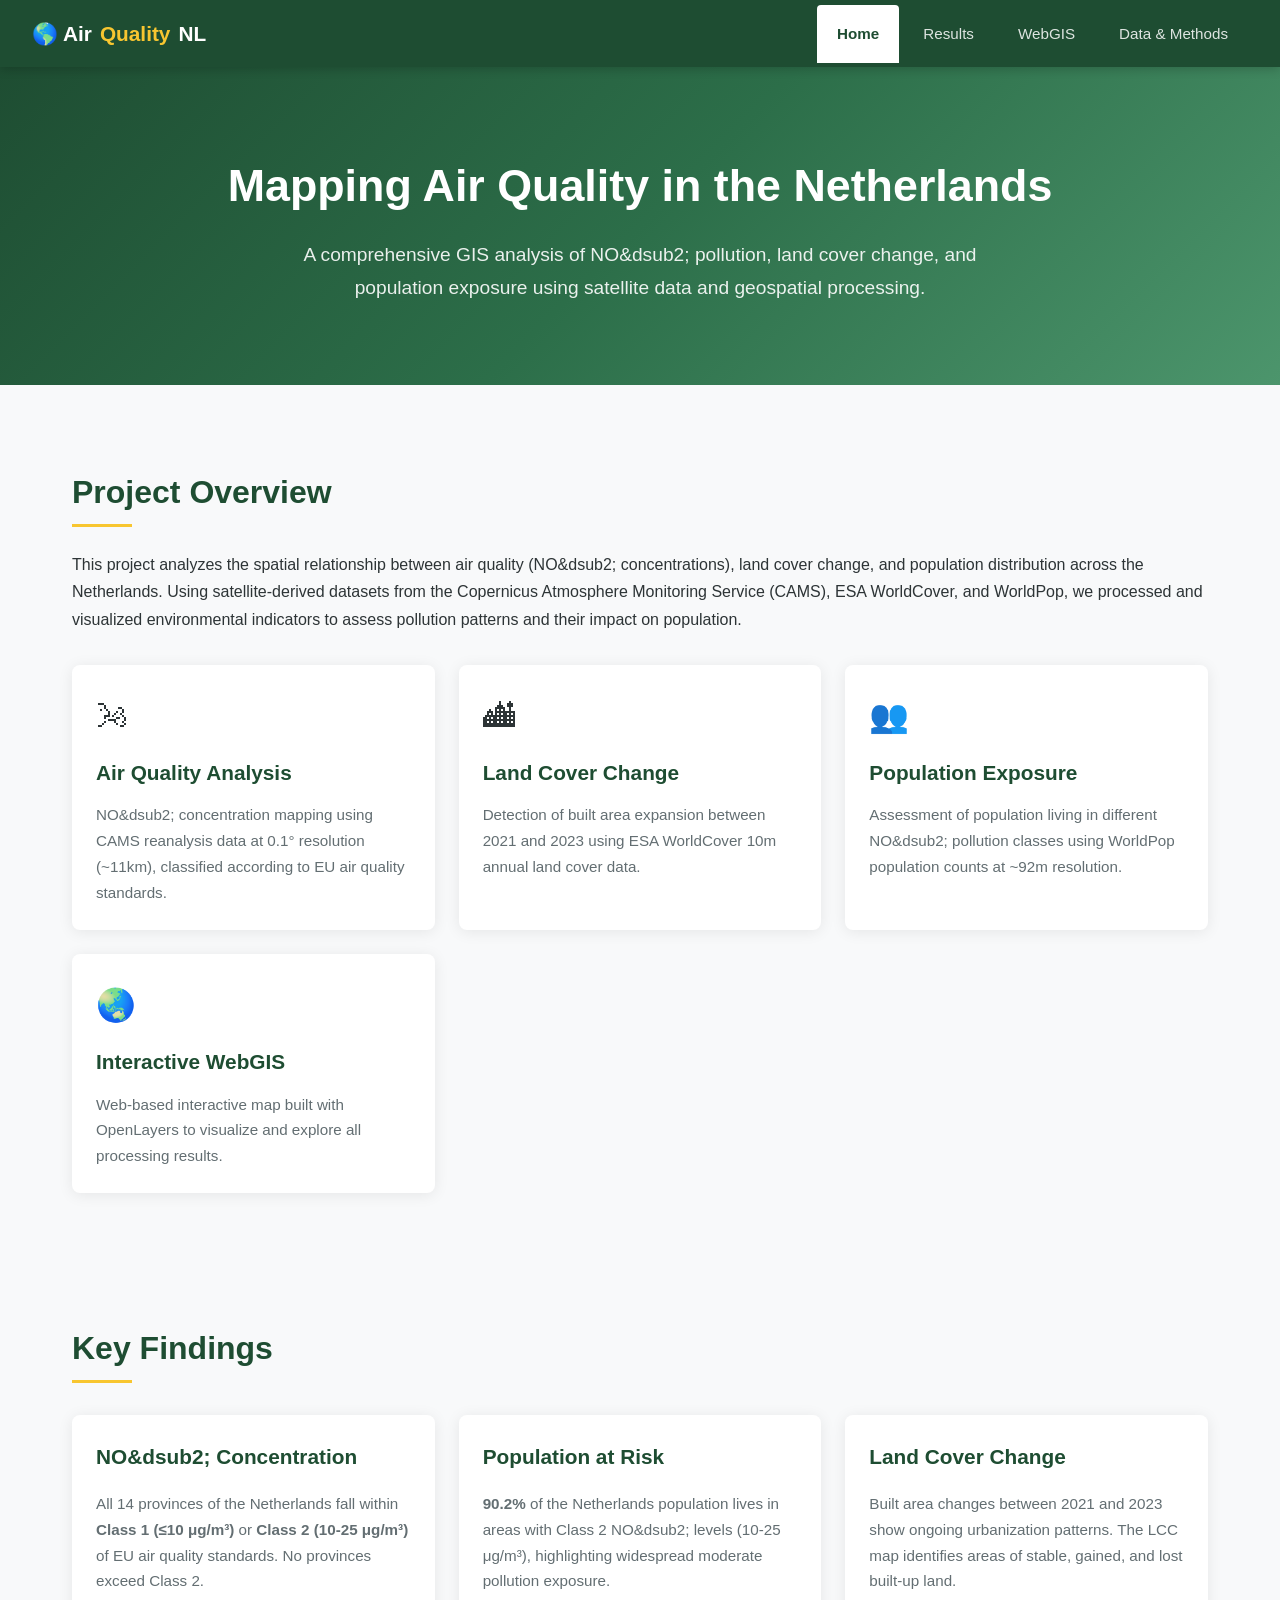
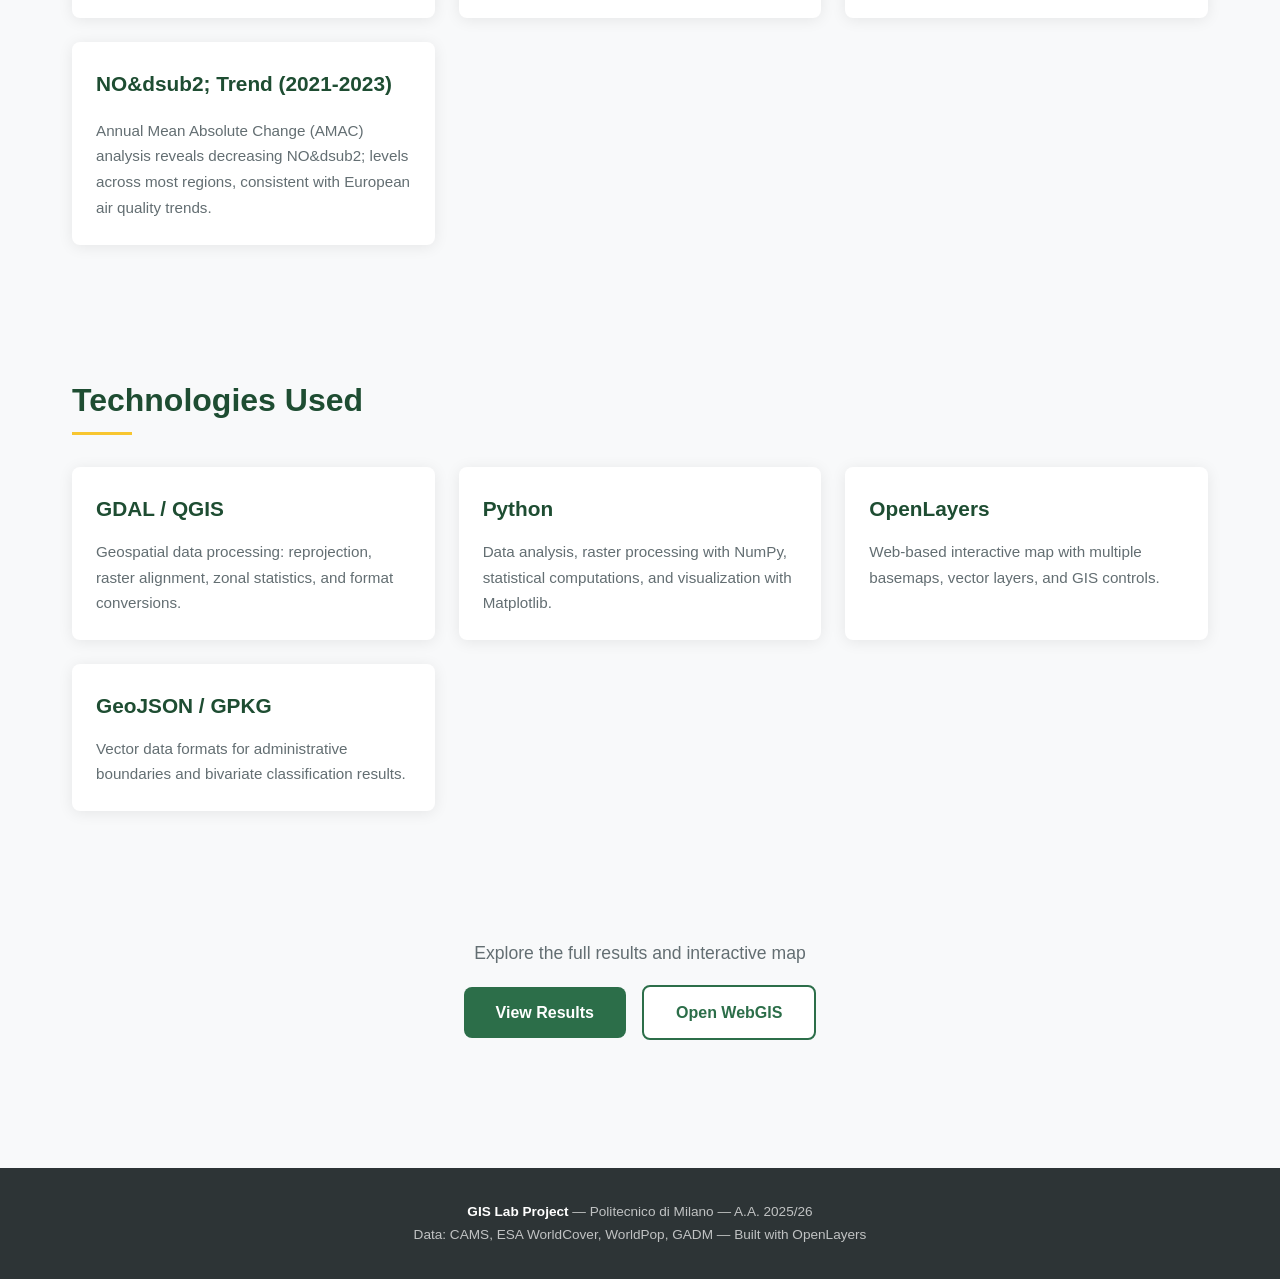
<file: index.html>
<!DOCTYPE html>
<html lang="en">
<head>
    <meta charset="UTF-8">
    <meta name="viewport" content="width=device-width, initial-scale=1.0">
    <title>Netherlands Air Quality Monitoring - GIS Lab Project</title>
    <link rel="stylesheet" href="css/style.css">
</head>
<body>
    <nav>
        <a href="index.html" class="logo">&#127758; Air<span>Quality</span> NL</a>
        <ul>
            <li><a href="index.html" class="active">Home</a></li>
            <li><a href="results.html">Results</a></li>
            <li><a href="webgis.html">WebGIS</a></li>
            <li><a href="data.html">Data & Methods</a></li>
        </ul>
    </nav>

    <section class="hero">
        <h1>Mapping Air Quality in the Netherlands</h1>
        <p>A comprehensive GIS analysis of NO&dsub2; pollution, land cover change, and population exposure using satellite data and geospatial processing.</p>
    </section>

    <div class="container">
        <section>
            <h2>Project Overview</h2>
            <p>This project analyzes the spatial relationship between air quality (NO&dsub2; concentrations), land cover change, and population distribution across the Netherlands. Using satellite-derived datasets from the Copernicus Atmosphere Monitoring Service (CAMS), ESA WorldCover, and WorldPop, we processed and visualized environmental indicators to assess pollution patterns and their impact on population.</p>

            <div class="card-grid">
                <div class="card">
                    <div class="icon">&#127788;</div>
                    <h3>Air Quality Analysis</h3>
                    <p>NO&dsub2; concentration mapping using CAMS reanalysis data at 0.1&deg; resolution (~11km), classified according to EU air quality standards.</p>
                </div>
                <div class="card">
                    <div class="icon">&#127961;</div>
                    <h3>Land Cover Change</h3>
                    <p>Detection of built area expansion between 2021 and 2023 using ESA WorldCover 10m annual land cover data.</p>
                </div>
                <div class="card">
                    <div class="icon">&#128101;</div>
                    <h3>Population Exposure</h3>
                    <p>Assessment of population living in different NO&dsub2; pollution classes using WorldPop population counts at ~92m resolution.</p>
                </div>
                <div class="card">
                    <div class="icon">&#127759;</div>
                    <h3>Interactive WebGIS</h3>
                    <p>Web-based interactive map built with OpenLayers to visualize and explore all processing results.</p>
                </div>
            </div>
        </section>

        <section>
            <h2>Key Findings</h2>
            <div class="card-grid">
                <div class="card">
                    <h3>NO&dsub2; Concentration</h3>
                    <p class="mt-2">All 14 provinces of the Netherlands fall within <strong>Class 1 (&le;10 &mu;g/m&sup3;)</strong> or <strong>Class 2 (10-25 &mu;g/m&sup3;)</strong> of EU air quality standards. No provinces exceed Class 2.</p>
                </div>
                <div class="card">
                    <h3>Population at Risk</h3>
                    <p class="mt-2"><strong>90.2%</strong> of the Netherlands population lives in areas with Class 2 NO&dsub2; levels (10-25 &mu;g/m&sup3;), highlighting widespread moderate pollution exposure.</p>
                </div>
                <div class="card">
                    <h3>Land Cover Change</h3>
                    <p class="mt-2">Built area changes between 2021 and 2023 show ongoing urbanization patterns. The LCC map identifies areas of stable, gained, and lost built-up land.</p>
                </div>
                <div class="card">
                    <h3>NO&dsub2; Trend (2021-2023)</h3>
                    <p class="mt-2">Annual Mean Absolute Change (AMAC) analysis reveals decreasing NO&dsub2; levels across most regions, consistent with European air quality trends.</p>
                </div>
            </div>
        </section>

        <section>
            <h2>Technologies Used</h2>
            <div class="card-grid">
                <div class="card">
                    <h3>GDAL / QGIS</h3>
                    <p>Geospatial data processing: reprojection, raster alignment, zonal statistics, and format conversions.</p>
                </div>
                <div class="card">
                    <h3>Python</h3>
                    <p>Data analysis, raster processing with NumPy, statistical computations, and visualization with Matplotlib.</p>
                </div>
                <div class="card">
                    <h3>OpenLayers</h3>
                    <p>Web-based interactive map with multiple basemaps, vector layers, and GIS controls.</p>
                </div>
                <div class="card">
                    <h3>GeoJSON / GPKG</h3>
                    <p>Vector data formats for administrative boundaries and bivariate classification results.</p>
                </div>
            </div>
        </section>

        <section class="text-center">
            <p style="font-size:1.1rem;color:var(--gray);">Explore the full results and interactive map</p>
            <div class="flex flex-center mt-2" style="gap:1rem;">
                <a href="results.html" style="background:var(--primary);color:var(--white);padding:0.75rem 2rem;border-radius:8px;text-decoration:none;font-weight:600;">View Results</a>
                <a href="webgis.html" style="background:var(--white);color:var(--primary);padding:0.75rem 2rem;border-radius:8px;text-decoration:none;font-weight:600;border:2px solid var(--primary);">Open WebGIS</a>
            </div>
        </section>
    </div>

    <footer>
        <p><strong>GIS Lab Project</strong> &mdash; Politecnico di Milano &mdash; A.A. 2025/26</p>
        <p>Data: CAMS, ESA WorldCover, WorldPop, GADM &mdash; Built with OpenLayers</p>
    </footer>
</body>
</html>
</file>
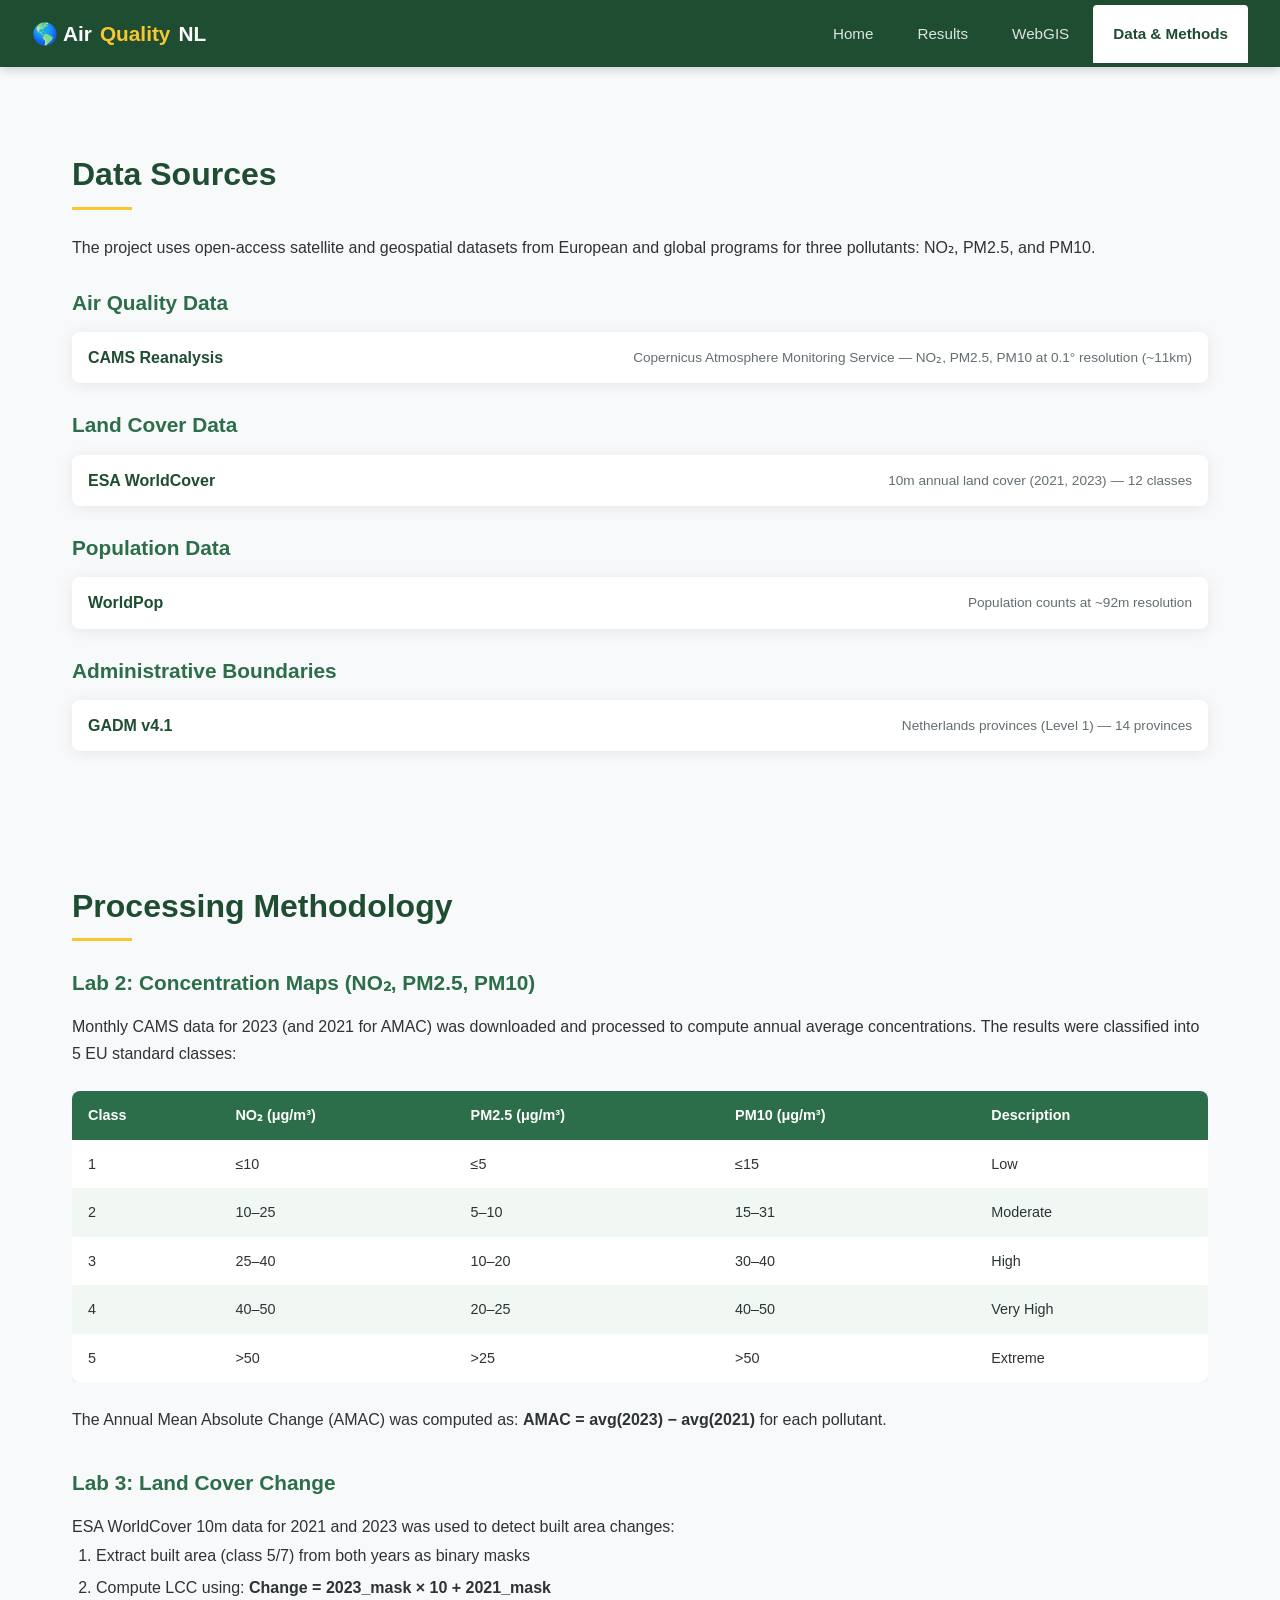
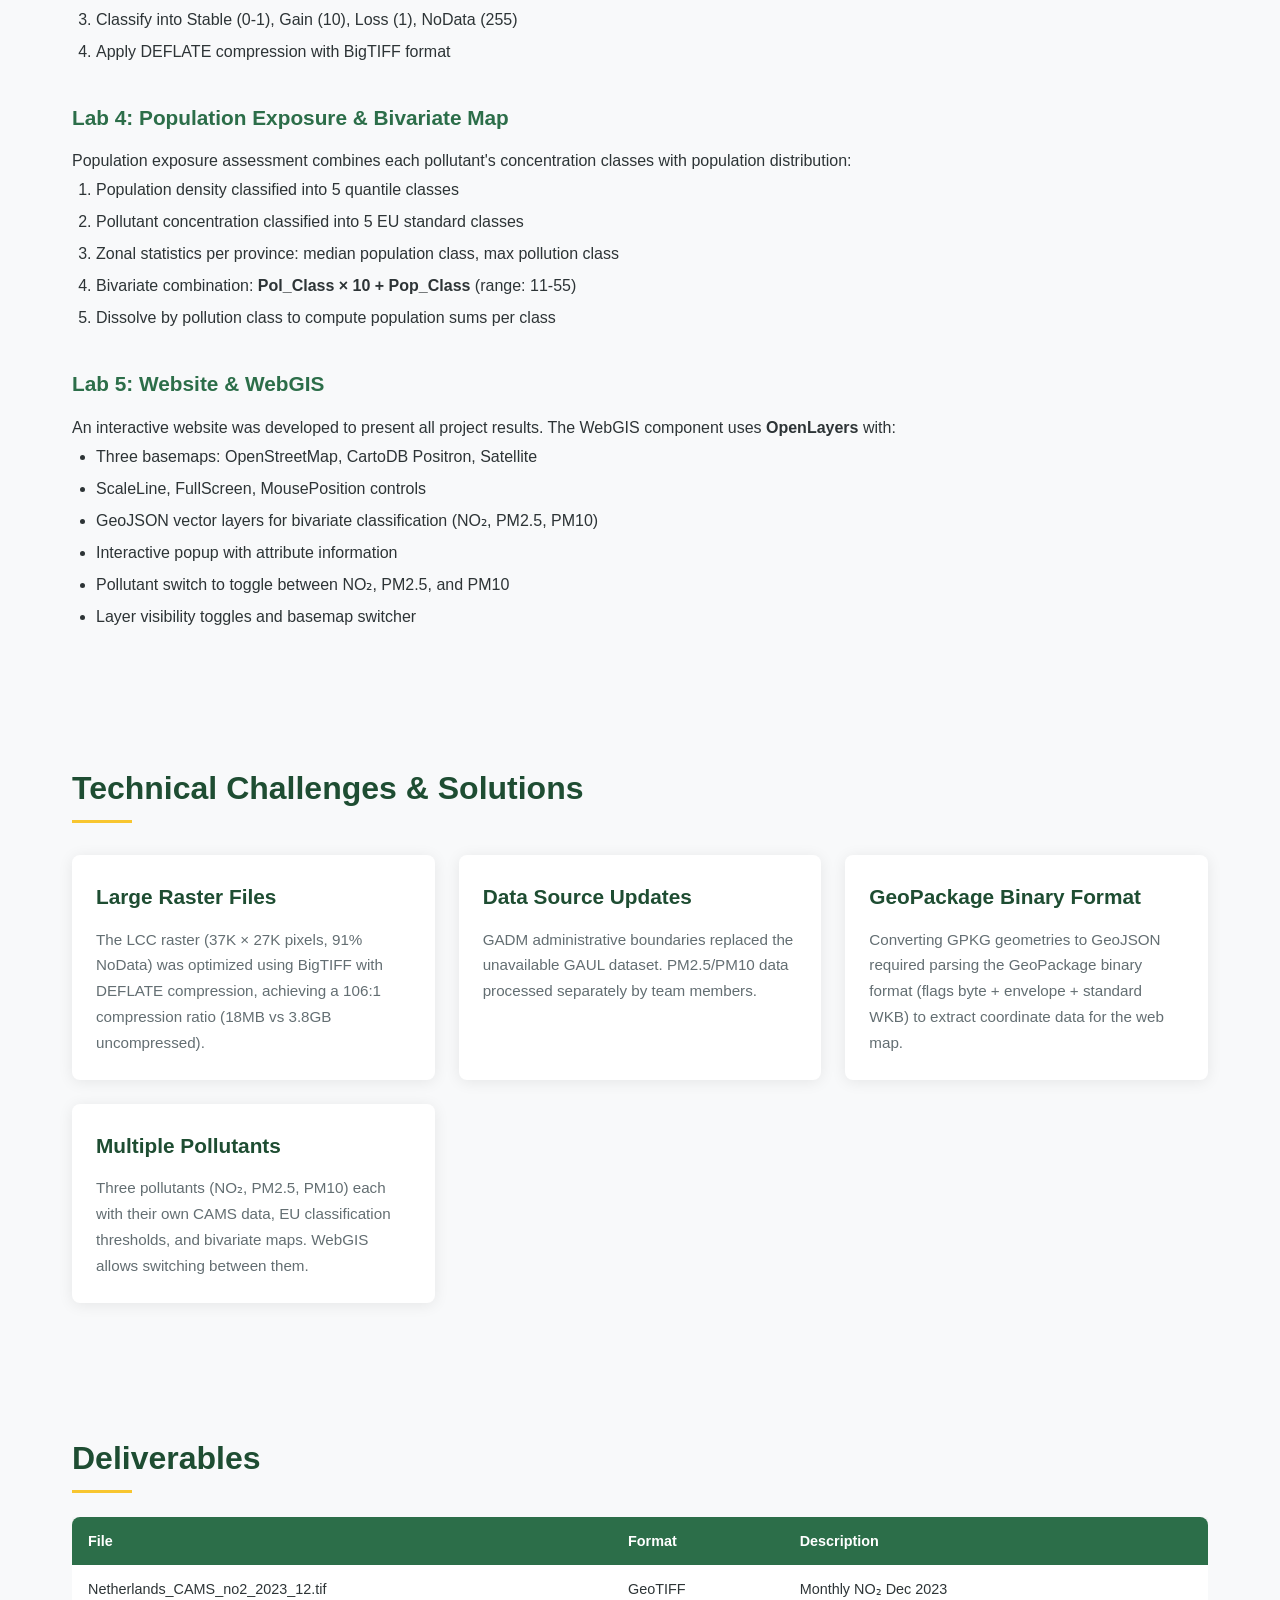
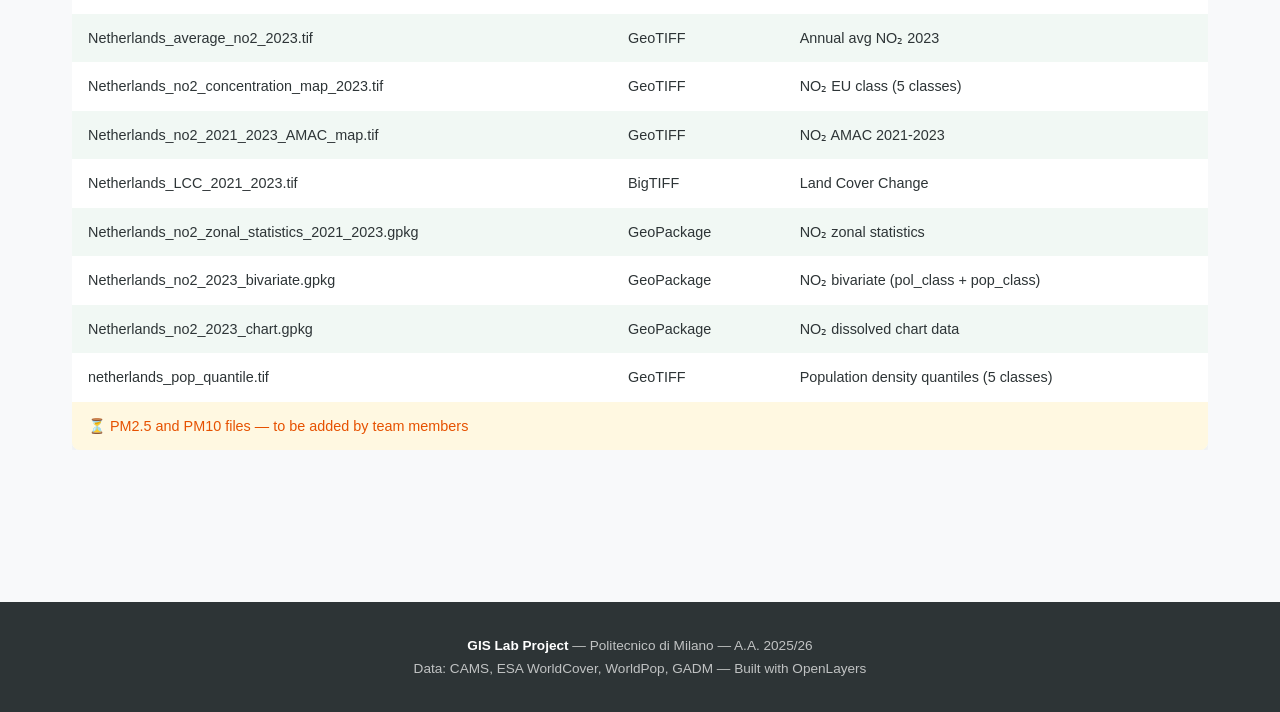
<file: data.html>
<!DOCTYPE html>
<html lang="en">
<head>
    <meta charset="UTF-8">
    <meta name="viewport" content="width=device-width, initial-scale=1.0">
    <title>Data & Methods - Netherlands Air Quality Monitoring</title>
    <link rel="stylesheet" href="css/style.css">
</head>
<body>
    <nav>
        <a href="index.html" class="logo">&#127758; Air<span>Quality</span> NL</a>
        <ul>
            <li><a href="index.html">Home</a></li>
            <li><a href="results.html">Results</a></li>
            <li><a href="webgis.html">WebGIS</a></li>
            <li><a href="data.html" class="active">Data & Methods</a></li>
        </ul>
    </nav>

    <div class="container">
        <section>
            <h2>Data Sources</h2>
            <p>The project uses open-access satellite and geospatial datasets from European and global programs for three pollutants: NO&#8322;, PM2.5, and PM10.</p>

            <div class="data-section">
                <h3>Air Quality Data</h3>
                <ul class="dataset-list">
                    <li>
                        <span class="name">CAMS Reanalysis</span>
                        <span class="desc">Copernicus Atmosphere Monitoring Service &mdash; NO&#8322;, PM2.5, PM10 at 0.1&deg; resolution (~11km)</span>
                    </li>
                </ul>
                <h3>Land Cover Data</h3>
                <ul class="dataset-list">
                    <li>
                        <span class="name">ESA WorldCover</span>
                        <span class="desc">10m annual land cover (2021, 2023) &mdash; 12 classes</span>
                    </li>
                </ul>
                <h3>Population Data</h3>
                <ul class="dataset-list">
                    <li>
                        <span class="name">WorldPop</span>
                        <span class="desc">Population counts at ~92m resolution</span>
                    </li>
                </ul>
                <h3>Administrative Boundaries</h3>
                <ul class="dataset-list">
                    <li>
                        <span class="name">GADM v4.1</span>
                        <span class="desc">Netherlands provinces (Level 1) &mdash; 14 provinces</span>
                    </li>
                </ul>
            </div>
        </section>

        <section>
            <h2>Processing Methodology</h2>

            <div class="data-section">
                <h3>Lab 2: Concentration Maps (NO&#8322;, PM2.5, PM10)</h3>
                <p>Monthly CAMS data for 2023 (and 2021 for AMAC) was downloaded and processed to compute annual average concentrations. The results were classified into 5 EU standard classes:</p>
                <div class="table-wrapper">
                    <table>
                        <thead><tr><th>Class</th><th>NO&#8322; (&mu;g/m&sup3;)</th><th>PM2.5 (&mu;g/m&sup3;)</th><th>PM10 (&mu;g/m&sup3;)</th><th>Description</th></tr></thead>
                        <tbody>
                            <tr><td>1</td><td>&le;10</td><td>&le;5</td><td>&le;15</td><td>Low</td></tr>
                            <tr><td>2</td><td>10&ndash;25</td><td>5&ndash;10</td><td>15&ndash;31</td><td>Moderate</td></tr>
                            <tr><td>3</td><td>25&ndash;40</td><td>10&ndash;20</td><td>30&ndash;40</td><td>High</td></tr>
                            <tr><td>4</td><td>40&ndash;50</td><td>20&ndash;25</td><td>40&ndash;50</td><td>Very High</td></tr>
                            <tr><td>5</td><td>&gt;50</td><td>&gt;25</td><td>&gt;50</td><td>Extreme</td></tr>
                        </tbody>
                    </table>
                </div>
                <p>The Annual Mean Absolute Change (AMAC) was computed as: <strong>AMAC = avg(2023) &minus; avg(2021)</strong> for each pollutant.</p>
            </div>

            <div class="data-section">
                <h3>Lab 3: Land Cover Change</h3>
                <p>ESA WorldCover 10m data for 2021 and 2023 was used to detect built area changes:</p>
                <ol style="margin-left:1.5rem;line-height:2;">
                    <li>Extract built area (class 5/7) from both years as binary masks</li>
                    <li>Compute LCC using: <strong>Change = 2023_mask &times; 10 + 2021_mask</strong></li>
                    <li>Classify into Stable (0-1), Gain (10), Loss (1), NoData (255)</li>
                    <li>Apply DEFLATE compression with BigTIFF format</li>
                </ol>
            </div>

            <div class="data-section">
                <h3>Lab 4: Population Exposure &amp; Bivariate Map</h3>
                <p>Population exposure assessment combines each pollutant's concentration classes with population distribution:</p>
                <ol style="margin-left:1.5rem;line-height:2;">
                    <li>Population density classified into 5 quantile classes</li>
                    <li>Pollutant concentration classified into 5 EU standard classes</li>
                    <li>Zonal statistics per province: median population class, max pollution class</li>
                    <li>Bivariate combination: <strong>Pol_Class &times; 10 + Pop_Class</strong> (range: 11-55)</li>
                    <li>Dissolve by pollution class to compute population sums per class</li>
                </ol>
            </div>

            <div class="data-section">
                <h3>Lab 5: Website &amp; WebGIS</h3>
                <p>An interactive website was developed to present all project results. The WebGIS component uses <strong>OpenLayers</strong> with:</p>
                <ul style="margin-left:1.5rem;line-height:2;">
                    <li>Three basemaps: OpenStreetMap, CartoDB Positron, Satellite</li>
                    <li>ScaleLine, FullScreen, MousePosition controls</li>
                    <li>GeoJSON vector layers for bivariate classification (NO&#8322;, PM2.5, PM10)</li>
                    <li>Interactive popup with attribute information</li>
                    <li>Pollutant switch to toggle between NO&#8322;, PM2.5, and PM10</li>
                    <li>Layer visibility toggles and basemap switcher</li>
                </ul>
            </div>
        </section>

        <section>
            <h2>Technical Challenges &amp; Solutions</h2>
            <div class="card-grid">
                <div class="card">
                    <h3>Large Raster Files</h3>
                    <p>The LCC raster (37K &times; 27K pixels, 91% NoData) was optimized using BigTIFF with DEFLATE compression, achieving a 106:1 compression ratio (18MB vs 3.8GB uncompressed).</p>
                </div>
                <div class="card">
                    <h3>Data Source Updates</h3>
                    <p>GADM administrative boundaries replaced the unavailable GAUL dataset. PM2.5/PM10 data processed separately by team members.</p>
                </div>
                <div class="card">
                    <h3>GeoPackage Binary Format</h3>
                    <p>Converting GPKG geometries to GeoJSON required parsing the GeoPackage binary format (flags byte + envelope + standard WKB) to extract coordinate data for the web map.</p>
                </div>
                <div class="card">
                    <h3>Multiple Pollutants</h3>
                    <p>Three pollutants (NO&#8322;, PM2.5, PM10) each with their own CAMS data, EU classification thresholds, and bivariate maps. WebGIS allows switching between them.</p>
                </div>
            </div>
        </section>

        <section>
            <h2>Deliverables</h2>
            <div class="table-wrapper">
                <table>
                    <thead><tr><th>File</th><th>Format</th><th>Description</th></tr></thead>
                    <tbody>
                        <tr><td>Netherlands_CAMS_no2_2023_12.tif</td><td>GeoTIFF</td><td>Monthly NO&#8322; Dec 2023</td></tr>
                        <tr><td>Netherlands_average_no2_2023.tif</td><td>GeoTIFF</td><td>Annual avg NO&#8322; 2023</td></tr>
                        <tr><td>Netherlands_no2_concentration_map_2023.tif</td><td>GeoTIFF</td><td>NO&#8322; EU class (5 classes)</td></tr>
                        <tr><td>Netherlands_no2_2021_2023_AMAC_map.tif</td><td>GeoTIFF</td><td>NO&#8322; AMAC 2021-2023</td></tr>
                        <tr><td>Netherlands_LCC_2021_2023.tif</td><td>BigTIFF</td><td>Land Cover Change</td></tr>
                        <tr><td>Netherlands_no2_zonal_statistics_2021_2023.gpkg</td><td>GeoPackage</td><td>NO&#8322; zonal statistics</td></tr>
                        <tr><td>Netherlands_no2_2023_bivariate.gpkg</td><td>GeoPackage</td><td>NO&#8322; bivariate (pol_class + pop_class)</td></tr>
                        <tr><td>Netherlands_no2_2023_chart.gpkg</td><td>GeoPackage</td><td>NO&#8322; dissolved chart data</td></tr>
                        <tr><td>netherlands_pop_quantile.tif</td><td>GeoTIFF</td><td>Population density quantiles (5 classes)</td></tr>
                        <tr><td colspan="3" style="background:#fff8e1;color:#e65100;">&#9203; PM2.5 and PM10 files — to be added by team members</td></tr>
                    </tbody>
                </table>
            </div>
        </section>
    </div>

    <footer>
        <p><strong>GIS Lab Project</strong> &mdash; Politecnico di Milano &mdash; A.A. 2025/26</p>
        <p>Data: CAMS, ESA WorldCover, WorldPop, GADM &mdash; Built with OpenLayers</p>
    </footer>
</body>
</html>
</file>
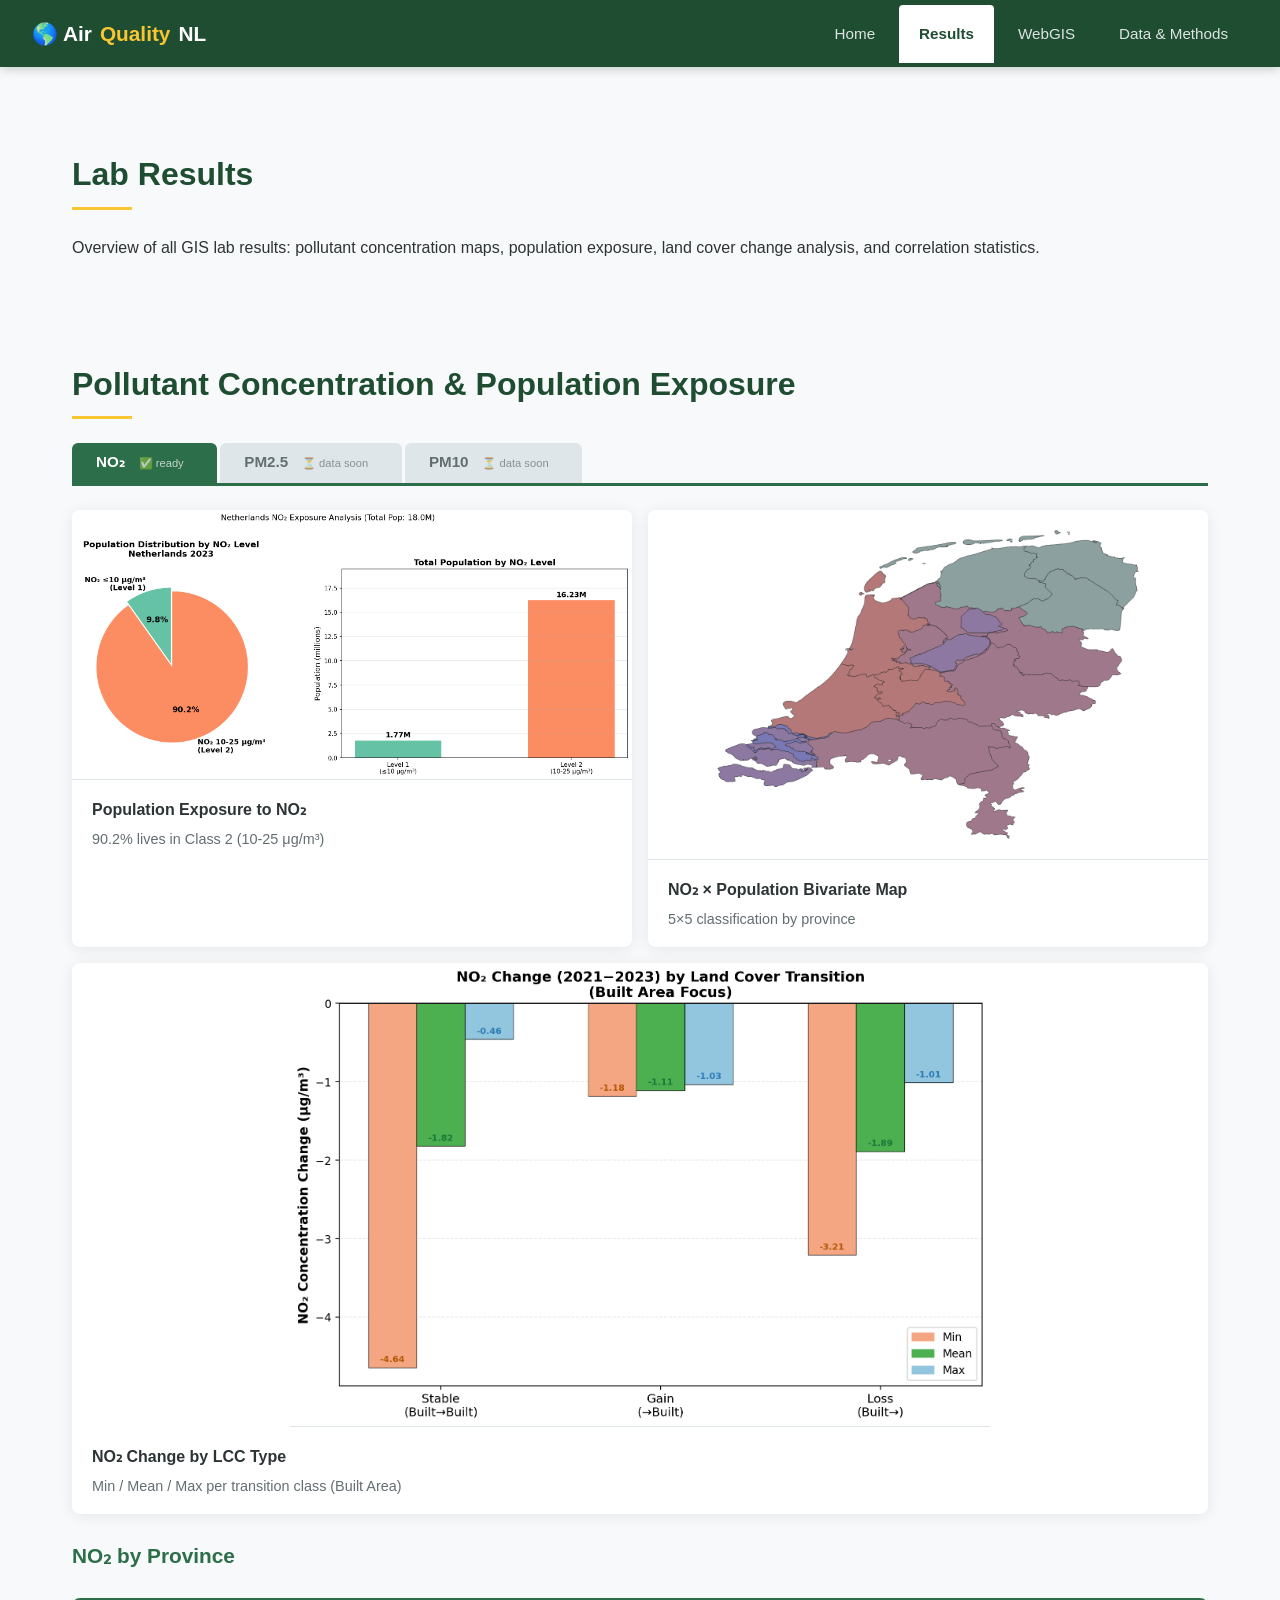
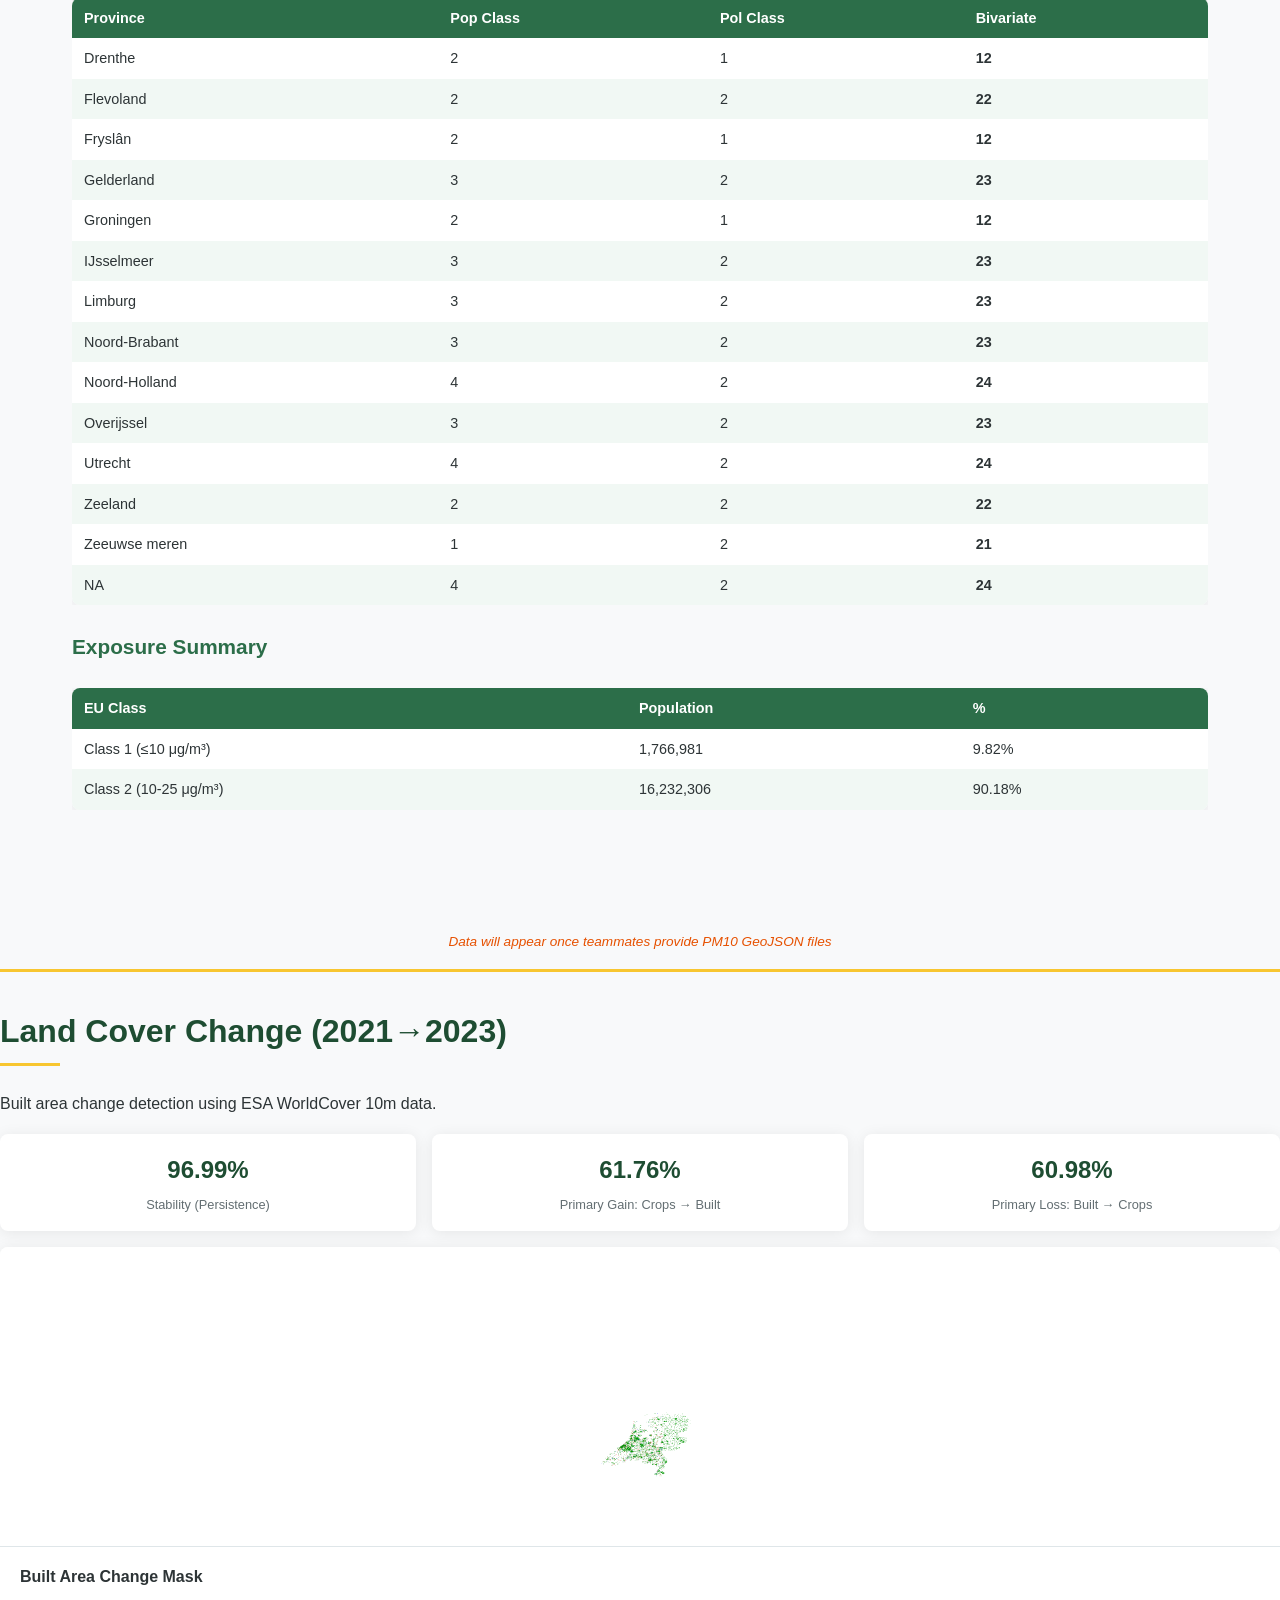
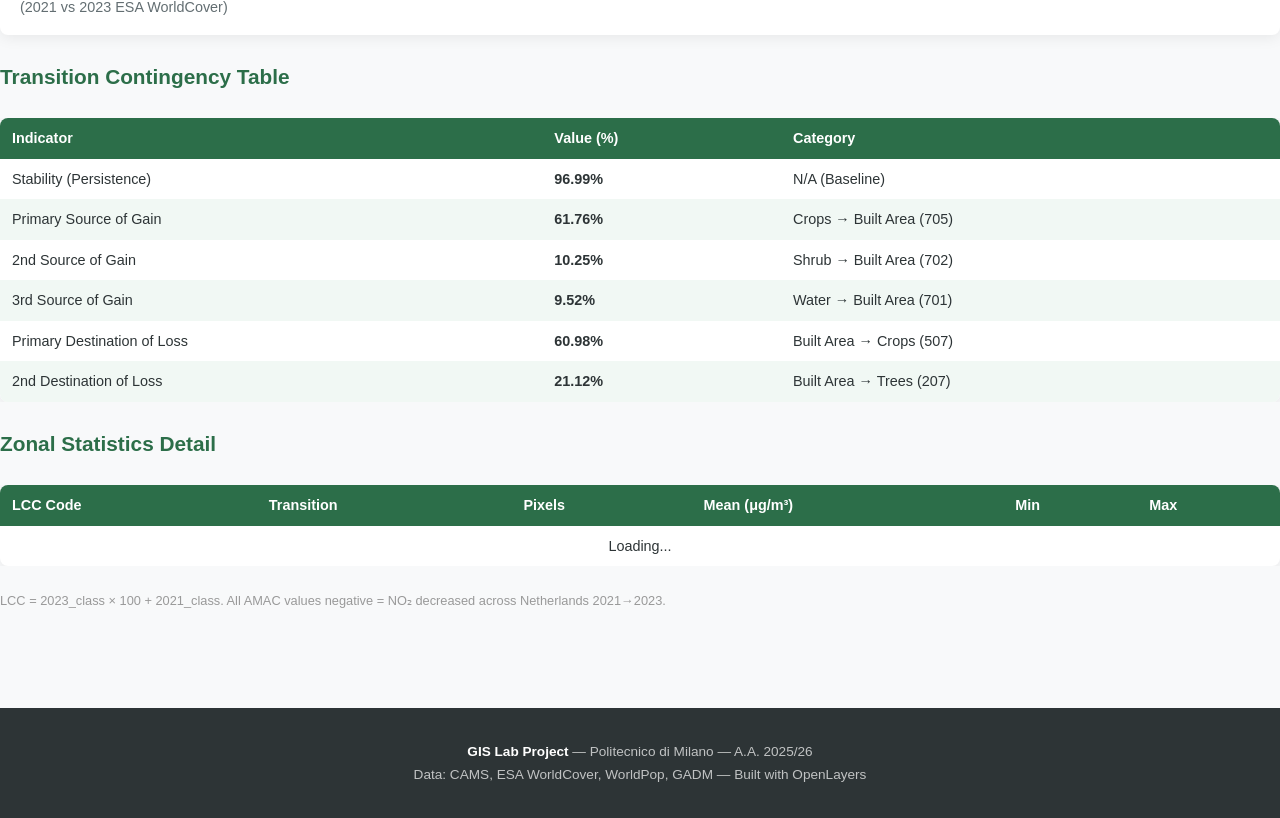
<file: results.html>
<!DOCTYPE html>
<html lang="en">
<head>
    <meta charset="UTF-8">
    <meta name="viewport" content="width=device-width, initial-scale=1.0">
    <title>Results - Netherlands Air Quality Monitoring</title>
    <link rel="stylesheet" href="css/style.css">
    <style>
        .pollutant-tabs { display: flex; gap: 0; margin: 1.5rem 0; border-bottom: 3px solid var(--primary); }
        .pollutant-tabs .tab {
            padding: 0.6rem 1.5rem; cursor: default; font-weight: 600; font-size: 0.95rem;
            border-radius: 6px 6px 0 0; background: var(--light-gray); color: var(--gray);
            border: none; margin-right: 3px;
        }
        .pollutant-tabs .tab.active { background: var(--primary); color: white; }
        .pollutant-tabs .tab .badge { font-size: 0.7rem; opacity: 0.7; font-weight: 400; }
        .pollutant-panel { display: none; }
        .pollutant-panel.active { display: block; }
        .compact-table { font-size: 0.85rem; }
        .compact-table td, .compact-table th { padding: 0.5rem 0.75rem; }
        .placeholder-img { opacity: 0.35; filter: grayscale(1); }
        .data-wait { color: #e65100; font-size: 0.85rem; font-style: italic; }
        .summary-cards { display: grid; grid-template-columns: repeat(auto-fit, minmax(180px, 1fr)); gap: 1rem; margin: 1rem 0; }
        .summary-card { background: var(--white); border-radius: var(--radius); padding: 1rem; box-shadow: var(--shadow); text-align: center; }
        .summary-card .value { font-size: 1.5rem; font-weight: 800; color: var(--primary-dark); }
        .summary-card .label { font-size: 0.8rem; color: var(--gray); margin-top: 0.2rem; }
        .mini-grid { display: grid; grid-template-columns: 1fr 1fr; gap: 1rem; }
        @media (max-width: 768px) { .mini-grid { grid-template-columns: 1fr; } }
    </style>
</head>
<body>
    <nav>
        <a href="index.html" class="logo">&#127758; Air<span>Quality</span> NL</a>
        <ul>
            <li><a href="index.html">Home</a></li>
            <li><a href="results.html" class="active">Results</a></li>
            <li><a href="webgis.html">WebGIS</a></li>
            <li><a href="data.html">Data & Methods</a></li>
        </ul>
    </nav>

    <div class="container">
        <section>
            <h2>Lab Results</h2>
            <p>Overview of all GIS lab results: pollutant concentration maps, population exposure, land cover change analysis, and correlation statistics.</p>
        </section>

        <!-- ===== POLLUTANT OVERVIEW ===== -->
        <section>
            <h2>Pollutant Concentration &amp; Population Exposure</h2>

            <div class="pollutant-tabs">
                <button class="tab active" onclick="switchPollutantTab('no2')">NO&#8322; <span class="badge">&#9989; ready</span></button>
                <button class="tab" onclick="switchPollutantTab('pm2p5')">PM2.5 <span class="badge">&#9203; data soon</span></button>
                <button class="tab" onclick="switchPollutantTab('pm10')">PM10 <span class="badge">&#9203; data soon</span></button>
            </div>

            <!-- NO2 Panel -->
            <div id="panel-no2" class="pollutant-panel active">
                <div class="mini-grid">
                    <div class="result-item">
                        <img src="images/no2_population_pie_chart.png" alt="NO2 Pie Chart" style="max-height:350px;object-fit:contain;background:#fff;">
                        <div class="caption"><strong>Population Exposure to NO&#8322;</strong> 90.2% lives in Class 2 (10-25 &mu;g/m&sup3;)</div>
                    </div>
                    <div class="result-item">
                        <img src="images/bivariate_map.png" alt="NO2 Bivariate" style="max-height:350px;object-fit:contain;background:#fff;">
                        <div class="caption"><strong>NO&#8322; &#215; Population Bivariate Map</strong> 5&#215;5 classification by province</div>
                    </div>
                </div>

                <div class="result-item" style="margin-top:1rem;">
                    <img src="images/lcc_amac_bar_chart.png" alt="NO2 LCC Chart" style="width:100%;max-width:700px;display:block;margin:0 auto;background:#fff;">
                    <div class="caption"><strong>NO&#8322; Change by LCC Type</strong> Min / Mean / Max per transition class (Built Area)</div>
                </div>

                <h3>NO&#8322; by Province</h3>
                <div class="table-wrapper compact-table">
                    <table>
                        <thead><tr><th>Province</th><th>Pop Class</th><th>Pol Class</th><th>Bivariate</th></tr></thead>
                        <tbody id="no2-bivariate-table-body"><tr><td colspan="4" style="text-align:center;">Loading...</td></tr></tbody>
                    </table>
                </div>

                <h3>Exposure Summary</h3>
                <div class="table-wrapper compact-table">
                    <table>
                        <thead><tr><th>EU Class</th><th>Population</th><th>%</th></tr></thead>
                        <tbody id="no2-exposure-table-body"></tbody>
                    </table>
                </div>
            </div>

            <!-- PM2.5 Panel -->
            <div id="panel-pm2p5" class="pollutant-panel">
                <div class="mini-grid">
                    <div class="result-item">
                        <img src="images/no2_population_pie_chart.png" alt="PM2.5" class="placeholder-img" style="max-height:350px;object-fit:contain;background:#f9f9f9;">
                        <div class="caption"><strong>PM2.5 Population Exposure</strong> <span class="data-wait">&#9203; Replace images/pm2p5_population_pie_chart.png</span></div>
                    </div>
                    <div class="result-item">
                        <img src="images/bivariate_map.png" alt="PM2.5 Biv" class="placeholder-img" style="max-height:350px;object-fit:contain;background:#f9f9f9;">
                        <div class="caption"><strong>PM2.5 &#215; Population Bivariate</strong> <span class="data-wait">&#9203; Replace images/pm2p5_bivariate_map.png</span></div>
                    </div>
                </div>
                <div class="result-item" style="margin-top:1rem;">
                    <img src="images/lcc_amac_bar_chart.png" alt="PM2.5 LCC" class="placeholder-img" style="width:100%;max-width:700px;display:block;margin:0 auto;background:#f9f9f9;">
                    <div class="caption"><strong>PM2.5 Change by LCC Type</strong> <span class="data-wait">&#9203; Replace images/pm2p5_lcc_bar_chart.png</span></div>
                </div>
            </div>

            <!-- PM10 Panel -->
            <div id="panel-pm10" class="pollutant-panel">
                <div class="mini-grid">
                    <div class="result-item">
                        <img src="images/no2_population_pie_chart.png" alt="PM10" class="placeholder-img" style="max-height:350px;object-fit:contain;background:#f9f9f9;">
                        <div class="caption"><strong>PM10 Population Exposure</strong> <span class="data-wait">&#9203; Replace images/pm10_population_pie_chart.png</span></div>
                    </div>
                    <div class="result-item">
                        <img src="images/bivariate_map.png" alt="PM10 Biv" class="placeholder-img" style="max-height:350px;object-fit:contain;background:#f9f9f9;">
                        <div class="caption"><strong>PM10 &#215; Population Bivariate</strong> <span class="data-wait">&#9203; Replace images/pm10_bivariate_map.png</span></div>
                    </div>
                </div>
                <div class="result-item" style="margin-top:1rem;">
                    <img src="images/lcc_amac_bar_chart.png" alt="PM10 LCC" class="placeholder-img" style="width:100%;max-width:700px;display:block;margin:0 auto;background:#f9f9f9;">
                    <div class="caption"><strong>PM10 Change by LCC Type</strong> <span class="data-wait">&#9203; Replace images/pm10_lcc_bar_chart.png</span></div>
                </div>
            </div>
                    </div>
                </div>
                <p class="data-wait" style="text-align:center;padding:1rem;">Data will appear once teammates provide PM10 GeoJSON files</p>
            </div>
        </section>

        <!-- ===== LCC ===== -->
        <section style="border-top:3px solid var(--accent);padding-top:2rem;">
            <h2>Land Cover Change (2021&#8594;2023)</h2>
            <p>Built area change detection using ESA WorldCover 10m data.</p>

            <div class="summary-cards">
                <div class="summary-card"><div class="value">96.99%</div><div class="label">Stability (Persistence)</div></div>
                <div class="summary-card"><div class="value">61.76%</div><div class="label">Primary Gain: Crops &#8594; Built</div></div>
                <div class="summary-card"><div class="value">60.98%</div><div class="label">Primary Loss: Built &#8594; Crops</div></div>
            </div>

            <div class="result-item">
                <img src="images/verification_change_mask.png" alt="Change Mask" style="max-height:300px;object-fit:contain;background:#fff;">
                <div class="caption"><strong>Built Area Change Mask</strong> (2021 vs 2023 ESA WorldCover)</div>
            </div>

            <h3>Transition Contingency Table</h3>
            <div class="table-wrapper compact-table">
                <table>
                    <thead><tr><th>Indicator</th><th>Value (%)</th><th>Category</th></tr></thead>
                    <tbody>
                        <tr><td>Stability (Persistence)</td><td><strong>96.99%</strong></td><td>N/A (Baseline)</td></tr>
                        <tr><td>Primary Source of Gain</td><td><strong>61.76%</strong></td><td>Crops &#8594; Built Area (705)</td></tr>
                        <tr><td>2nd Source of Gain</td><td><strong>10.25%</strong></td><td>Shrub &#8594; Built Area (702)</td></tr>
                        <tr><td>3rd Source of Gain</td><td><strong>9.52%</strong></td><td>Water &#8594; Built Area (701)</td></tr>
                        <tr><td>Primary Destination of Loss</td><td><strong>60.98%</strong></td><td>Built Area &#8594; Crops (507)</td></tr>
                        <tr><td>2nd Destination of Loss</td><td><strong>21.12%</strong></td><td>Built Area &#8594; Trees (207)</td></tr>
                    </tbody>
                </table>
            </div>

            <h3>Zonal Statistics Detail</h3>
            <div class="table-wrapper compact-table">
                <table>
                    <thead><tr><th>LCC Code</th><th>Transition</th><th>Pixels</th><th>Mean (&mu;g/m&sup3;)</th><th>Min</th><th>Max</th></tr></thead>
                    <tbody id="lcc-zonal-table-body"><tr><td colspan="6" style="text-align:center;">Loading...</td></tr></tbody>
                </table>
            </div>
            <p style="font-size:0.8rem;color:#999;">LCC = 2023_class &#215; 100 + 2021_class. All AMAC values negative = NO&#8322; decreased across Netherlands 2021&#8594;2023.</p>
        </section>
    </div>

    <footer>
        <p><strong>GIS Lab Project</strong> &mdash; Politecnico di Milano &mdash; A.A. 2025/26</p>
        <p>Data: CAMS, ESA WorldCover, WorldPop, GADM &mdash; Built with OpenLayers</p>
    </footer>

    <script src="js/results-data.js"></script>
    <script>
    // Pollutant tab switcher
    function switchPollutantTab(poll) {
        document.querySelectorAll('.pollutant-tabs .tab').forEach(function(t){ t.classList.remove('active'); });
        document.querySelectorAll('.pollutant-panel').forEach(function(p){ p.classList.remove('active'); });
        var tabBtns = document.querySelectorAll('.pollutant-tabs .tab');
        if (poll === 'no2') tabBtns[0].classList.add('active');
        else if (poll === 'pm2p5') tabBtns[1].classList.add('active');
        else if (poll === 'pm10') tabBtns[2].classList.add('active');
        document.getElementById('panel-' + poll).classList.add('active');
    }

    // NO2 tables
    (function() {
        var tb = document.getElementById('no2-bivariate-table-body');
        if (tb && TABLE_BIVARIATE.length > 0) {
            tb.innerHTML = '';
            TABLE_BIVARIATE.forEach(function(p) {
                tb.innerHTML += '<tr><td>' + (p.NAME_1||'') + '</td><td>' + (p.pop_class_median||'') + '</td><td>' + (p.pol_class_max||'') + '</td><td><strong>' + (p.bivariate||'') + '</strong></td></tr>';
            });
        }
        var te = document.getElementById('no2-exposure-table-body');
        if (te && TABLE_CHART.length > 0) {
            te.innerHTML = '';
            TABLE_CHART.sort(function(a,b){return a.pol_class_max-b.pol_class_max;}).forEach(function(p) {
                te.innerHTML += '<tr><td>Class ' + (p.pol_class_max||'') + ' (' + (p.pol_class_max===1?'&le;10':'10-25') + ' &mu;g/m&sup3;)</td><td>' + (parseFloat(p.pop_sum)||0).toLocaleString() + '</td><td>' + (parseFloat(p.pop_pct)||0) + '%</td></tr>';
            });
        }
    })();

    // LCC zonal stats table
    (function() {
        var tb = document.getElementById('lcc-zonal-table-body');
        if (tb && typeof LCC_ZONAL_STATS !== 'undefined' && LCC_ZONAL_STATS.length > 0) {
            tb.innerHTML = '';
            LCC_ZONAL_STATS.sort(function(a,b){return a.code-b.code;}).forEach(function(d) {
                tb.innerHTML += '<tr><td>' + d.code + '</td><td>' + d.transition + '</td><td>' + d.count + '</td><td>' + d.mean.toFixed(4) + '</td><td>' + d.min.toFixed(4) + '</td><td>' + d.max.toFixed(4) + '</td></tr>';
            });
        }
    })();
    </script>
</body>
</html>
</file>
<file: css/style.css>
/* ===== GIS Lab 5 - Website Styles ===== */
:root {
    --primary: #2c6e49;
    --primary-dark: #1e4d32;
    --secondary: #4c956c;
    --accent: #f8c630;
    --dark: #2d3436;
    --gray: #636e72;
    --light-gray: #dfe6e9;
    --bg: #f8f9fa;
    --white: #ffffff;
    --shadow: 0 2px 15px rgba(0,0,0,0.08);
    --radius: 8px;
}

* { margin: 0; padding: 0; box-sizing: border-box; }

body {
    font-family: 'Segoe UI', -apple-system, BlinkMacSystemFont, sans-serif;
    line-height: 1.7;
    color: var(--dark);
    background: var(--bg);
}

/* Navigation */
nav {
    background: var(--primary-dark);
    padding: 0 2rem;
    display: flex;
    align-items: center;
    justify-content: space-between;
    position: sticky;
    top: 0;
    z-index: 1000;
    box-shadow: 0 2px 10px rgba(0,0,0,0.2);
}

nav .logo {
    color: var(--white);
    font-size: 1.3rem;
    font-weight: 700;
    padding: 1rem 0;
    text-decoration: none;
    display: flex;
    align-items: center;
    gap: 0.5rem;
}

nav .logo span { color: var(--accent); }

nav ul {
    list-style: none;
    display: flex;
    gap: 0.25rem;
}

nav ul li a {
    color: rgba(255,255,255,0.85);
    text-decoration: none;
    padding: 1rem 1.25rem;
    display: block;
    font-size: 0.95rem;
    transition: all 0.2s;
    border-radius: 4px 4px 0 0;
}

nav ul li a:hover,
nav ul li a.active:hover {
    color: var(--white);
    background: rgba(255,255,255,0.12);
}

nav ul li a.active {
    background: var(--white);
    color: var(--primary-dark);
    font-weight: 600;
}

nav ul li a.active:hover {
    background: var(--white);
    color: var(--primary-dark);
}

/* Hero Section */
.hero {
    background: linear-gradient(135deg, var(--primary-dark) 0%, var(--primary) 50%, var(--secondary) 100%);
    color: var(--white);
    padding: 5rem 2rem;
    text-align: center;
}

.hero h1 {
    font-size: 2.8rem;
    font-weight: 800;
    margin-bottom: 1rem;
}

.hero p {
    font-size: 1.2rem;
    max-width: 700px;
    margin: 0 auto;
    opacity: 0.9;
}

/* Container */
.container {
    max-width: 1200px;
    margin: 0 auto;
    padding: 2rem;
}

/* Sections */
section { padding: 3rem 0; }

section h2 {
    font-size: 2rem;
    color: var(--primary-dark);
    margin-bottom: 1.5rem;
    position: relative;
    padding-bottom: 0.5rem;
}

section h2::after {
    content: '';
    position: absolute;
    bottom: 0;
    left: 0;
    width: 60px;
    height: 3px;
    background: var(--accent);
}

section h3 {
    font-size: 1.3rem;
    color: var(--primary);
    margin: 1.5rem 0 0.75rem;
}

/* Cards */
.card-grid {
    display: grid;
    grid-template-columns: repeat(auto-fit, minmax(280px, 1fr));
    gap: 1.5rem;
    margin: 2rem 0;
}

.card {
    background: var(--white);
    border-radius: var(--radius);
    padding: 1.5rem;
    box-shadow: var(--shadow);
    transition: transform 0.2s;
}

.card:hover { transform: translateY(-3px); }

.card h3 { margin-top: 0; color: var(--primary-dark); }
.card p { color: var(--gray); font-size: 0.95rem; }
.card .icon { font-size: 2rem; margin-bottom: 0.75rem; }

/* Results Grid */
.results-grid {
    display: grid;
    grid-template-columns: repeat(auto-fit, minmax(400px, 1fr));
    gap: 1.5rem;
}

.result-item {
    background: var(--white);
    border-radius: var(--radius);
    overflow: hidden;
    box-shadow: var(--shadow);
}

.result-item img {
    width: 100%;
    height: auto;
    display: block;
    border-bottom: 1px solid var(--light-gray);
}

.result-item .caption {
    padding: 1rem 1.25rem;
    font-size: 0.9rem;
    color: var(--gray);
}

.result-item .caption strong {
    color: var(--dark);
    display: block;
    margin-bottom: 0.25rem;
    font-size: 1rem;
}

/* Tables */
.table-wrapper {
    overflow-x: auto;
    margin: 1.5rem 0;
}

table {
    width: 100%;
    border-collapse: collapse;
    background: var(--white);
    border-radius: var(--radius);
    overflow: hidden;
    box-shadow: var(--shadow);
}

thead {
    background: var(--primary);
    color: var(--white);
}

th, td {
    padding: 0.75rem 1rem;
    text-align: left;
    font-size: 0.9rem;
}

tbody tr:nth-child(even) {
    background: #f1f8f4;
}

tbody tr:hover {
    background: #e6f0ea;
}

/* WebGIS Page */
.webgis-page {
    display: flex;
    flex-direction: column;
    height: calc(100vh - 60px);
}

#map {
    flex: 1;
    width: 100%;
    min-height: 600px;
}

.map-toolbar {
    background: var(--white);
    padding: 0.75rem 1.5rem;
    display: flex;
    align-items: center;
    gap: 1.5rem;
    flex-wrap: wrap;
    border-bottom: 1px solid var(--light-gray);
    font-size: 0.85rem;
    z-index: 10;
}

.map-toolbar label {
    display: flex;
    align-items: center;
    gap: 0.4rem;
    cursor: pointer;
    user-select: none;
}

.map-toolbar input[type="checkbox"] {
    width: 16px;
    height: 16px;
    cursor: pointer;
}

.map-toolbar select {
    padding: 0.35rem 0.75rem;
    border: 1px solid var(--light-gray);
    border-radius: 4px;
    font-size: 0.85rem;
    background: var(--white);
}

.map-toolbar .separator {
    width: 1px;
    height: 24px;
    background: var(--light-gray);
}

/* Legend Panel */
.legend-panel {
    background: var(--white);
    border-radius: var(--radius);
    padding: 1rem;
    box-shadow: 0 2px 10px rgba(0,0,0,0.15);
    max-width: 260px;
    font-size: 0.85rem;
}

.legend-panel h4 {
    margin-bottom: 0.5rem;
    color: var(--primary-dark);
    font-size: 0.9rem;
    border-bottom: 2px solid var(--light-gray);
    padding-bottom: 0.35rem;
}

.legend-item {
    display: flex;
    align-items: center;
    gap: 0.5rem;
    padding: 0.2rem 0;
    font-size: 0.8rem;
}

.legend-color {
    width: 22px;
    height: 14px;
    border-radius: 2px;
    flex-shrink: 0;
    border: 1px solid rgba(0,0,0,0.1);
}

/* Data page */
.data-section {
    margin-bottom: 2rem;
}

.dataset-list {
    list-style: none;
}

.dataset-list li {
    padding: 0.75rem 1rem;
    background: var(--white);
    margin-bottom: 0.5rem;
    border-radius: var(--radius);
    box-shadow: var(--shadow);
    display: flex;
    justify-content: space-between;
    align-items: center;
    gap: 1rem;
}

.dataset-list li .name {
    font-weight: 600;
    color: var(--primary-dark);
    white-space: nowrap;
}

.dataset-list li .desc {
    color: var(--gray);
    font-size: 0.85rem;
    text-align: right;
}

/* Footer */
footer {
    background: var(--dark);
    color: rgba(255,255,255,0.7);
    text-align: center;
    padding: 2rem;
    font-size: 0.85rem;
    margin-top: 3rem;
}

footer strong { color: var(--white); }

/* Responsive */
@media (max-width: 768px) {
    nav { flex-direction: column; padding: 0 1rem; }
    nav ul { width: 100%; }
    nav ul li a { padding: 0.75rem 1rem; text-align: center; }
    .hero h1 { font-size: 2rem; }
    .hero { padding: 3rem 1rem; }
    .results-grid { grid-template-columns: 1fr; }
    .map-toolbar { flex-direction: column; align-items: flex-start; gap: 0.5rem; }
    .webgis-page { height: auto; }
}

/* Utility */
.text-center { text-align: center; }
.mt-2 { margin-top: 1rem; }
.mb-2 { margin-bottom: 1rem; }
.flex { display: flex; gap: 1rem; flex-wrap: wrap; }
.flex-center { align-items: center; justify-content: center; }
.badge {
    display: inline-block;
    padding: 0.2rem 0.6rem;
    border-radius: 12px;
    font-size: 0.75rem;
    font-weight: 600;
}

/* Bivariate legend colors */
.biv-11 { background: #e8e8e8; }
.biv-12 { background: #b0d0b0; }
.biv-13 { background: #73b873; }
.biv-14 { background: #2d9e2d; }
.biv-21 { background: #f0b0b0; }
.biv-22 { background: #c8a0a0; }
.biv-23 { background: #9a8a6a; }
.biv-24 { background: #607040; }
.biv-31 { background: #e88888; }
.biv-32 { background: #c07050; }
.biv-33 { background: #a05830; }

/* Bivariate legend grid */
.biv-legend {
    display: inline-grid;
    grid-template-columns: repeat(4, 36px);
    grid-template-rows: repeat(3, 36px);
    gap: 2px;
    margin: 0.5rem 0;
}

.biv-legend .cell {
    display: flex;
    align-items: center;
    justify-content: center;
    font-size: 0.65rem;
    font-weight: 600;
    color: rgba(0,0,0,0.6);
    border-radius: 2px;
}

/* Tag for data source */
.tag {
    display: inline-block;
    padding: 0.15rem 0.5rem;
    border-radius: 4px;
    font-size: 0.75rem;
    font-weight: 600;
    background: var(--light-gray);
    color: var(--gray);
}

.tag.primary { background: rgba(44,110,73,0.15); color: var(--primary); }
.tag.cams { background: rgba(248,198,48,0.2); color: #8a7000; }
.tag.esa { background: rgba(44,110,73,0.15); color: var(--primary); }
</file>
